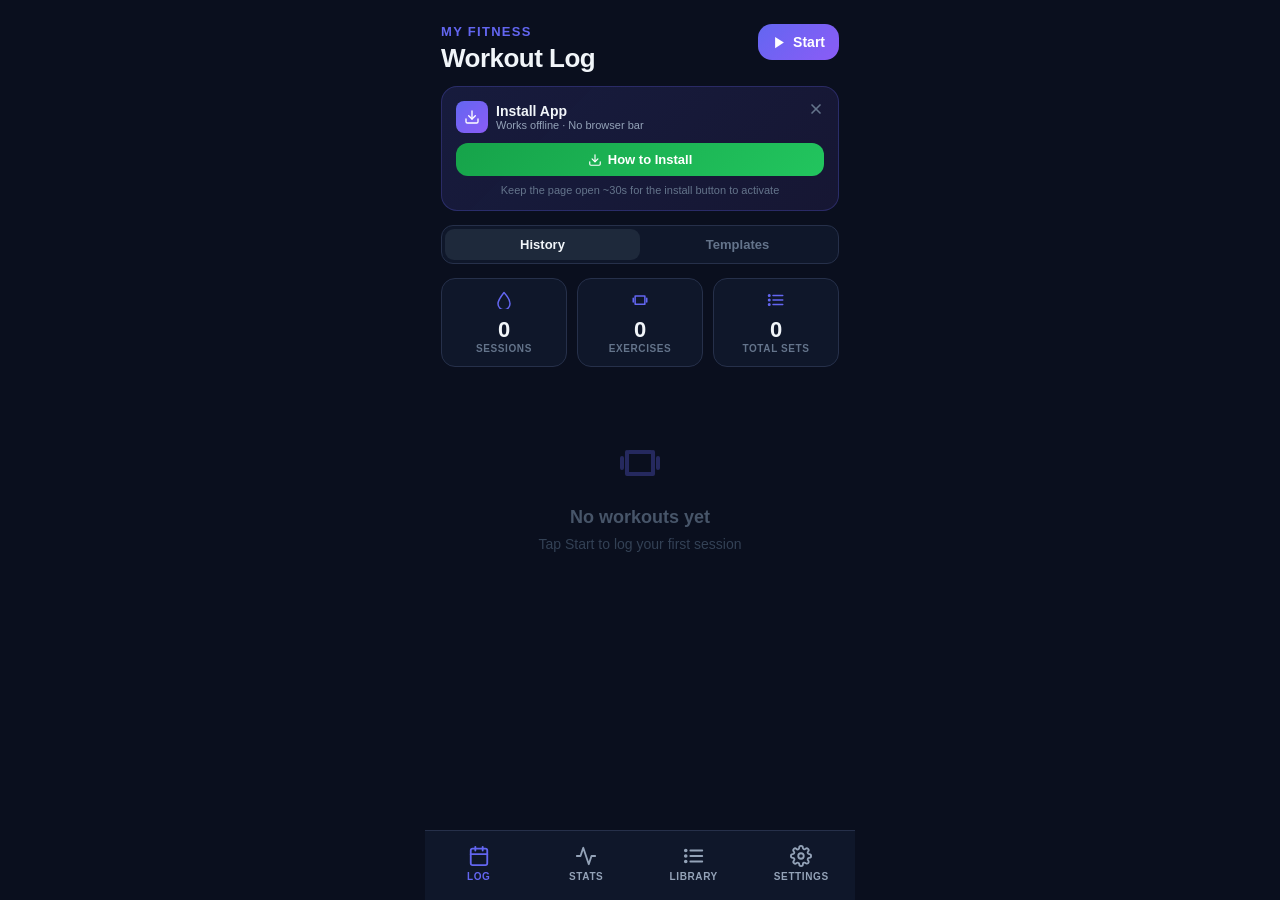
<file: index.html>
<!DOCTYPE html>
<html lang="en">
<head>
  <meta charset="UTF-8" />
  <meta name="viewport" content="width=device-width, initial-scale=1.0, viewport-fit=cover" />
  <title>Fitness Tracker</title>

  <!-- PWA meta tags -->
  <meta name="application-name" content="Fitness Tracker" />
  <meta name="apple-mobile-web-app-capable" content="yes" />
  <meta name="apple-mobile-web-app-status-bar-style" content="black-translucent" />
  <meta name="apple-mobile-web-app-title" content="Fitness" />
  <meta name="mobile-web-app-capable" content="yes" />
  <meta name="theme-color" content="#0a0f1e" />
  <meta name="description" content="Track your workouts, sets, reps and more." />

  <!-- PWA manifest (generated at runtime to support single-file deploy) -->
  <link rel="manifest" id="manifest-placeholder" />

  <link rel="stylesheet" href="css/styles.css" />
</head>
<body>
  <div id="root"></div>

  <!--
    React + ReactDOM are loaded from the js/ folder (inlined builds for offline support).
    To update React, replace these files with the latest production builds from:
    https://unpkg.com/react@19/umd/react.production.min.js
    https://unpkg.com/react-dom@19/umd/react-dom.production.min.js
  -->
  <!-- React 19 + ReactDOM combined production build (extracted from original, offline-capable) -->
  <script>const APP_VERSION = "1.17.1";</script>

  <script>
    // ── Startup integrity check ───────────────────────────────────────────────
    // Checks for signs of a stale cache (duplicate declarations cause JS errors,
    // or the root element stays empty after load). Only triggers once per session
    // to prevent reload loops.
    window.addEventListener('load', function() {
      if (sessionStorage.getItem('_integrityChecked')) return;
      sessionStorage.setItem('_integrityChecked', '1');
      setTimeout(function() {
        var root = document.getElementById('root');
        var hasContent = root && root.children.length > 0;
        if (hasContent) return;
        console.warn('[FitnessTracker] Root is empty after load — possible stale cache. Clearing and reloading.');
        var banner = document.createElement('div');
        banner.style.cssText = 'position:fixed;top:0;left:0;right:0;z-index:9999;background:#1c1c1c;color:#f59e0b;font-family:sans-serif;font-size:13px;font-weight:600;padding:12px 16px;text-align:center;border-bottom:1px solid #92400e;';
        banner.textContent = 'Refreshing to fix a caching issue…';
        document.body.appendChild(banner);
        if ('caches' in window) {
          caches.keys().then(function(keys) {
            return Promise.all(keys.map(function(k) { return caches.delete(k); }));
          }).then(function() {
            if (navigator.serviceWorker) {
              navigator.serviceWorker.getRegistrations().then(function(regs) {
                return Promise.all(regs.map(function(r) { return r.unregister(); }));
              }).then(function() { window.location.reload(true); });
            } else {
              window.location.reload(true);
            }
          });
        } else {
          window.location.reload(true);
        }
      }, 3000);
    });
  </script>
  <script src="js/react.production.min.js"></script>
  <script src="js/react-dom.production.min.js"></script>

  <!-- App modules — load order matters -->
  <script src="js/pwa.js?v=1.17.1"></script>
  <script src="js/db.js?v=1.17.1"></script>
  <script src="js/themes.js?v=1.17.1"></script>
  <script src="js/constants.js?v=1.17.1"></script>
  <script src="js/data.js?v=1.17.1"></script>
  <script src="js/google-drive.js?v=1.17.1"></script>
  <script src="js/utils.js?v=1.17.1"></script>
  <script src="js/model.js?v=1.17.1"></script>
  <script src="js/strength.js?v=1.17.1"></script>
  <script src="js/components/primitives.js?v=1.17.1"></script>
  <script src="js/components/nav-bar.js?v=1.17.1"></script>
  <script src="js/components/overlays.js?v=1.17.1"></script>
  <script src="js/components/charts.js?v=1.17.1"></script>
  <script src="js/components/muscle-selector.js?v=1.17.1"></script>
  <script src="js/components/exercise-picker.js?v=1.17.1"></script>
  <script src="js/components/set-row.js?v=1.17.1"></script>
  <script src="js/components/workout-entry-card.js?v=1.17.1"></script>
  <script src="js/components/install-banner.js?v=1.17.1"></script>
  <script src="js/screens/editor.js?v=1.17.1"></script>
  <script src="js/screens/detail.js?v=1.17.1"></script>
  <script src="js/screens/quick-log.js?v=1.17.1"></script>
  <script src="js/screens/log.js?v=1.17.1"></script>
  <script src="js/screens/stats.js?v=1.17.1"></script>
  <script src="js/screens/library.js?v=1.17.1"></script>
  <script src="js/screens/settings.js?v=1.17.1"></script>
  <script src="js/app.js?v=1.17.1"></script>
</body>
</html>
</file>
<file: css/styles.css>
/* ── Reset & Base ────────────────────────────────────────────────────────────── */
*, *::before, *::after {
  margin: 0;
  padding: 0;
  box-sizing: border-box;
  -webkit-tap-highlight-color: transparent;
}

html, body, #root {
  height: 100%;
  width: 100%;
  background: var(--bg);
  font-family: 'DM Sans', 'Segoe UI', sans-serif;
  overscroll-behavior: none;
}

input, textarea, button, select {
  font-family: inherit;
}

::-webkit-scrollbar {
  display: none;
}

/* ── CSS Variables (default: Galaxy theme) ───────────────────────────────────── */
:root {
  --bg: #0a0f1e;
  --surface: #0f172a;
  --surface2: #1e293b;
  --border: #1e293b;
  --border2: #334155;
  --muted: #475569;
  --muted2: #64748b;
  --subtle: #94a3b8;
  --text: #f1f5f9;
  --text2: #e2e8f0;
  --accent: #6366f1;
  --accent2: #8b5cf6;
  --accent-soft: rgba(99, 102, 241, 0.12);
  --accent-glow: rgba(99, 102, 241, 0.25);
  --accent-light: #a5b4fc;
  --accent-mid: #818cf8;
  --grad: linear-gradient(135deg, #6366f1, #8b5cf6);
}

/* ── Animations ──────────────────────────────────────────────────────────────── */
@keyframes spin {
  to { transform: rotate(360deg); }
}
</file>
